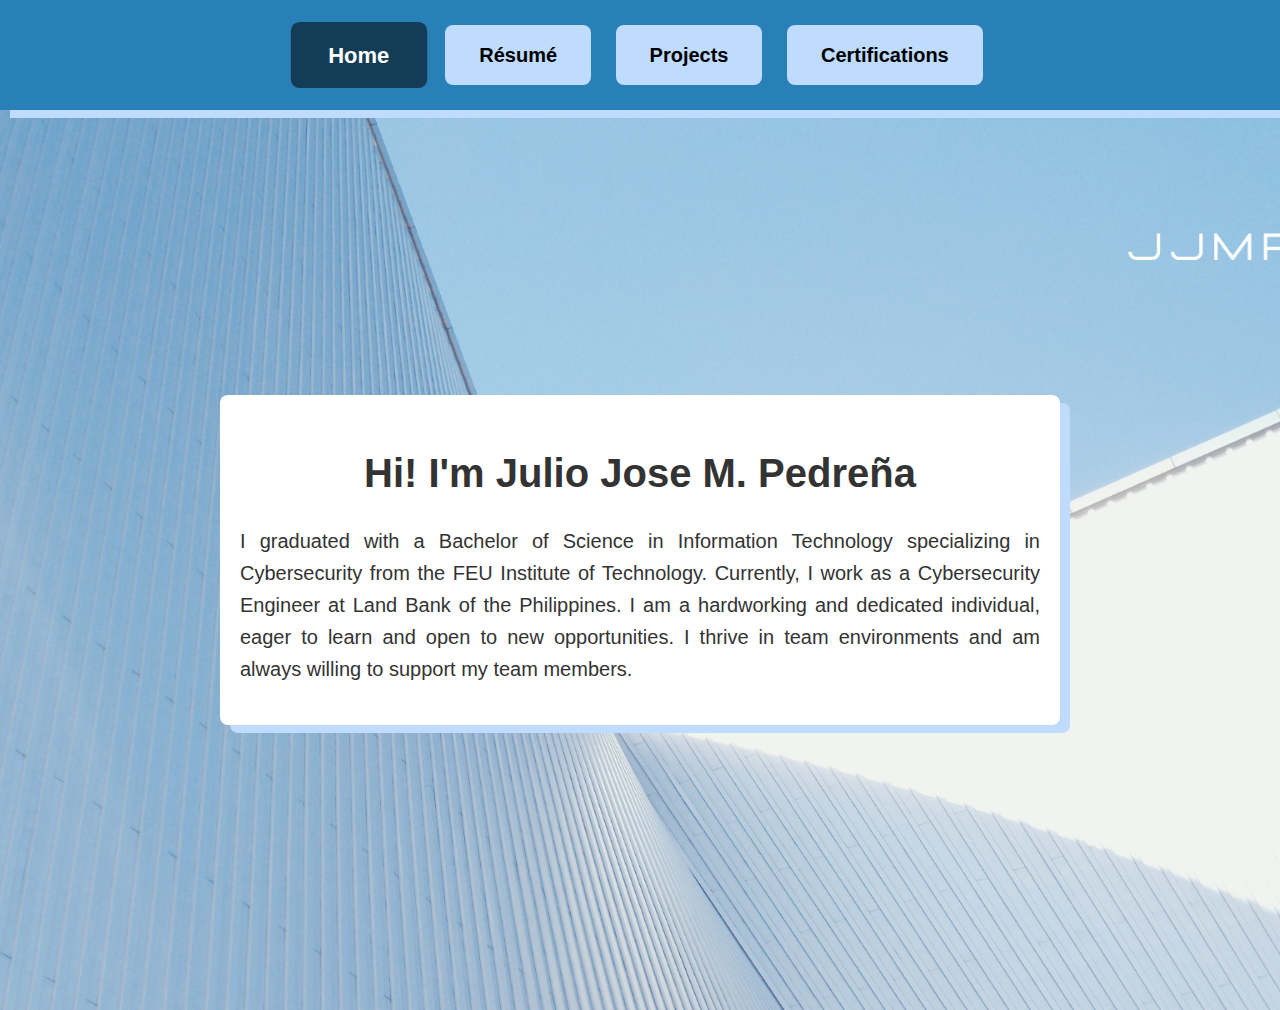
<file: index.html>
<!DOCTYPE HTML>
<html lang="en">
<head>
    <meta charset="UTF-8">
    <title>WD-Pedreña, Julio Jose M. - Midterm Exam</title>
    <link rel="stylesheet" href="./assets/css/style.css">
</head>
<body>
    <header>
        <nav>
            <a href="./index.html" class="active">Home</a>
            <a href="./pages/page1-résumé/index.html">Résumé</a>
            <a href="./pages/page2-projects/index.html">Projects</a>
            <a href="./pages/page3-certifications/index.html">Certifications</a>
        </nav>
    </header>
    <section class="hero">
        <img src="./assets/img/Home BG.png" alt="Hero Image">
        <div class="container">
            <h1>Hi! I'm Julio Jose M. Pedreña</h1>
            <p>
                I graduated with a Bachelor of Science in Information Technology specializing in Cybersecurity from the FEU Institute of Technology. Currently, I work as a Cybersecurity Engineer at Land Bank of the Philippines. I am a hardworking and dedicated individual, eager to learn and open to new opportunities. I thrive in team environments and am always willing to support my team members.
            </p>
        </div>
    </section>
</body>
</html>
</file>
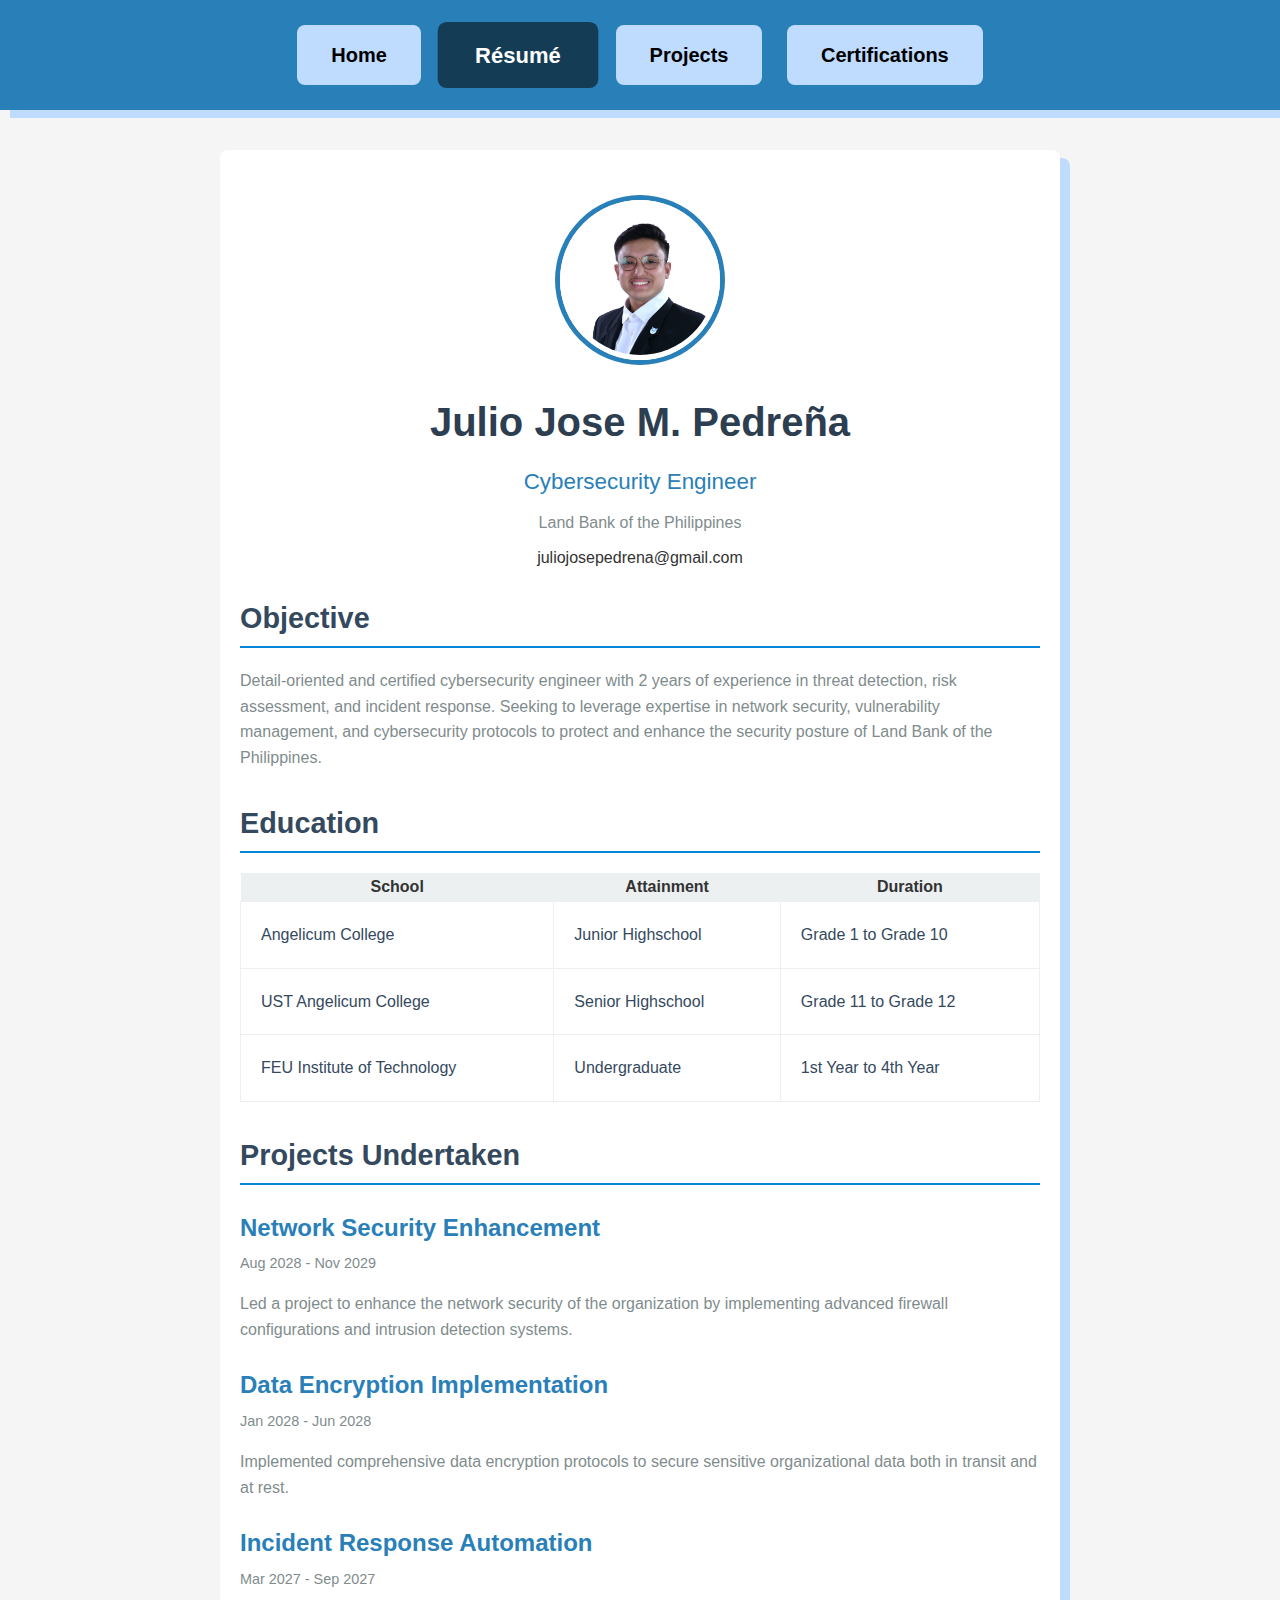
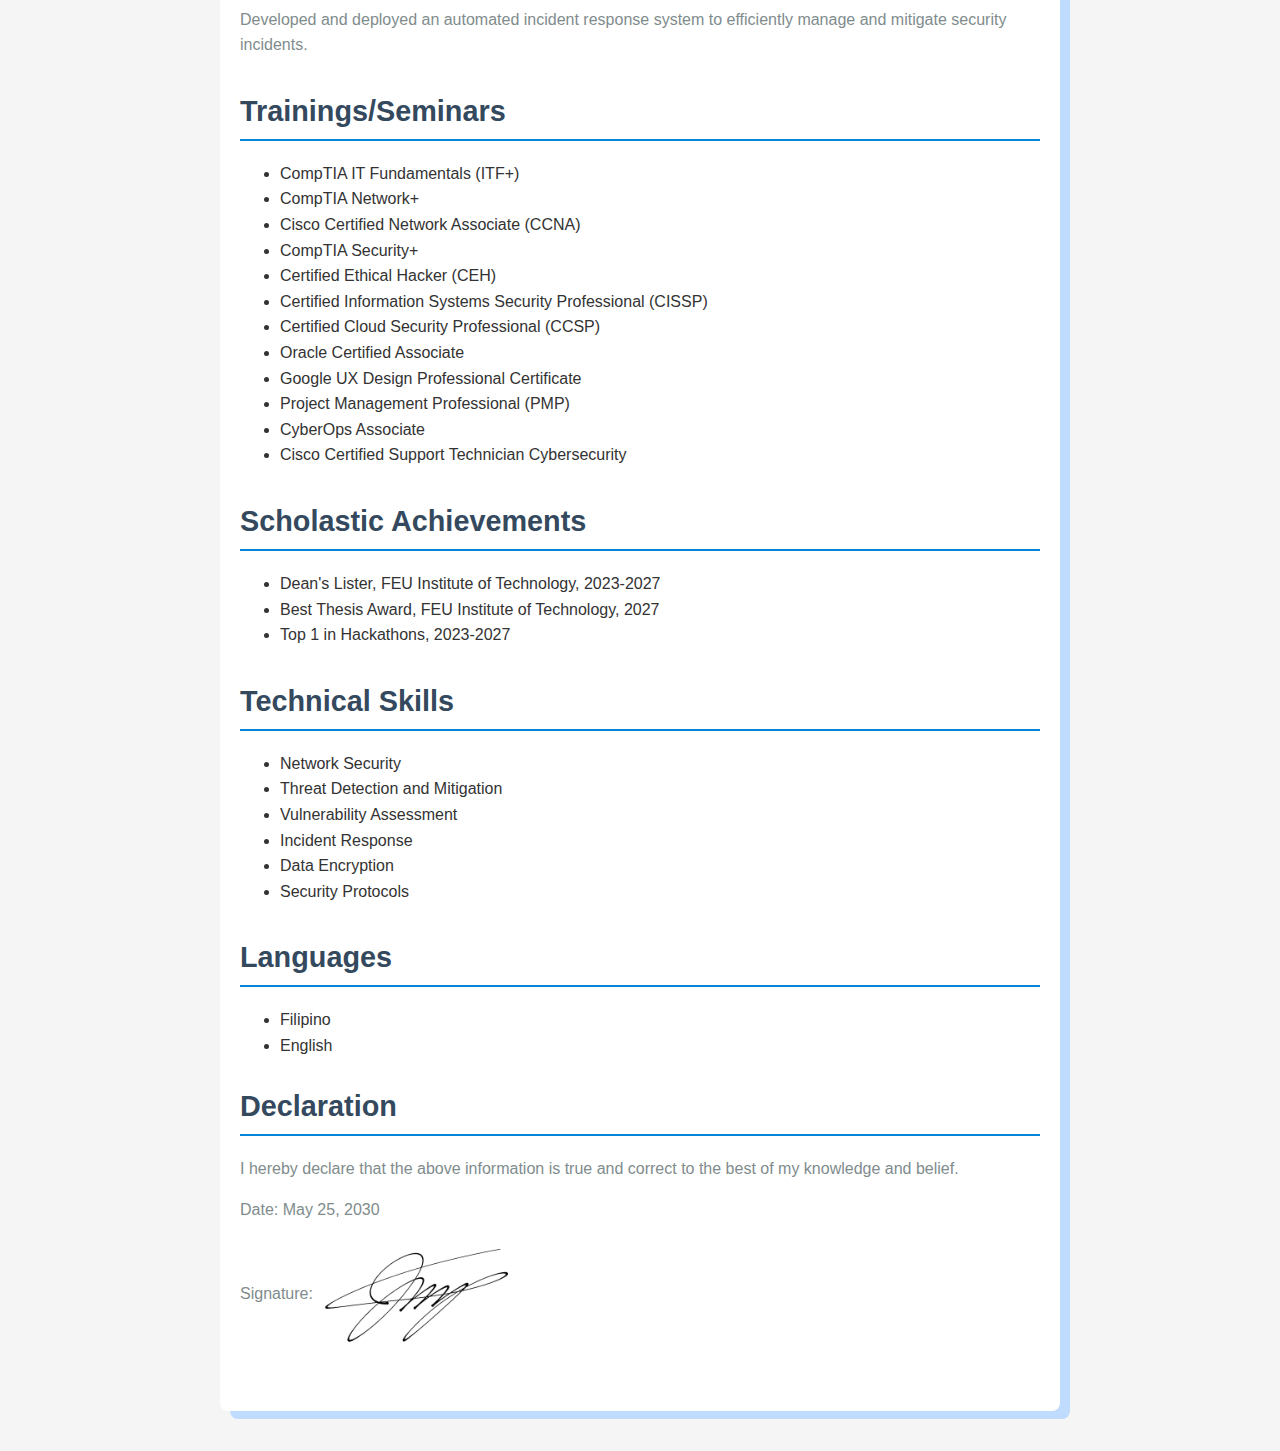
<file: pages/page1-résumé/index.html>
<!DOCTYPE HTML>
<html lang="en-US">
<head>
	<meta charset="UTF-8">
    <title>WD-Pedreña, Julio Jose M. - Midterm Exam</title>
    <link rel="stylesheet" href="./assets/css/style.css">
</head>
<body>
	<header>
		<nav>
            <a href="../../index.html">Home</a>
            <a href="../../pages/page1-résumé/index.html" class="active">Résumé</a>
            <a href="../../pages/page2-projects/index.html">Projects</a>
            <a href="../../pages/page3-certifications/index.html">Certifications</a>
        </nav>
	</header>
<body>
	<div class="container">
	<mheader>
			<picfx>
			<img class="jjpic"src="./assets/img/PEDRENA.png" alt="JJPic">
			</picfx>
		<h1 id="name">
			Julio Jose M. Pedreña
		</h1>

		<div id="designation">
			<span class="title">Cybersecurity Engineer</span>
			<span class="organization">Land Bank of the Philippines</span>
		</div>

		<div class="contact">
			<div class="email">juliojosepedrena@gmail.com</div>
		</div>
	</mheader>

	<div class="content" role="main">
		<section id="objective">
			<h2 class="title">Objective</h2>
			<div class="description">
				<p>
					Detail-oriented and certified cybersecurity engineer with 2 years of experience in threat detection, risk assessment, and incident response. Seeking to leverage expertise in network security, vulnerability management, and cybersecurity protocols to protect and enhance the security posture of Land Bank of the Philippines.
				</p>
			</div> <!-- end description -->
		</section>

		<section id="education">
			<h2 class="title">Education</h2>
			<div class="description">
				<table>
					<thead>
						<tr>
							<th>School</th>
							<th>Attainment</th>
							<th>Duration</th>
						</tr>
					</thead>
					<tbody>
						<tr>
							<td>Angelicum College</td>
							<td>Junior Highschool</td>
							<td>Grade 1 to Grade 10</td>
						</tr>
						<tr>
							<td>UST Angelicum College</td>
							<td>Senior Highschool</td>
							<td>Grade 11 to Grade 12</td>
						</tr>
						<tr>
							<td>FEU Institute of Technology</td>
							<td>Undergraduate</td>
							<td>1st Year to 4th Year</td>
						</tr>
					</tbody>
				</table>
			</div>
		</section>

		<section id="projects">
			<h2 class="title">Projects Undertaken</h2>
			<div class="description">
				<!-- Project 1 -->
				<section class="project">
					<h3 class="title">Network Security Enhancement</h3>
					<div class="meta">
						<date>Aug 2028 - Nov 2029</date>
					</div>
					<p class="description">Led a project to enhance the network security of the organization by implementing advanced firewall configurations and intrusion detection systems.</p>
				</section> <!-- end project 1 description -->

				<!-- Project 2 -->
				<section class="project">
					<h3 class="title">Data Encryption Implementation</h3>
					<div class="meta">
						<date>Jan 2028 - Jun 2028</date>
					</div>
					<p class="description">Implemented comprehensive data encryption protocols to secure sensitive organizational data both in transit and at rest.</p>
				</section> <!-- end project 2 description -->

				<!-- Project 3 -->
				<section class="project">
					<h3 class="title">Incident Response Automation</h3>
					<div class="meta">
						<date>Mar 2027 - Sep 2027</date>
					</div>
					<p class="description">Developed and deployed an automated incident response system to efficiently manage and mitigate security incidents.</p>
				</section> <!-- end project description -->
			</div> <!-- end project 3 description -->
		</section> <!-- end projects -->

		<section id="training-seminars">
			<h2 class="title">Trainings/Seminars</h2>
			<div class="description">
				<ul>
					<li>CompTIA IT Fundamentals (ITF+)</li>
					<li>CompTIA Network+</li>
					<li>Cisco Certified Network Associate (CCNA)</li>
					<li>CompTIA Security+</li>
					<li>Certified Ethical Hacker (CEH)</li>
					<li>Certified Information Systems Security Professional (CISSP)</li>
					<li>Certified Cloud Security Professional (CCSP)</li>
					<li>Oracle Certified Associate</li>
					<li>Google UX Design Professional Certificate</li>
					<li>Project Management Professional (PMP)</li>
					<li>CyberOps Associate</li>
					<li>Cisco Certified Support Technician Cybersecurity</li>
				</ul>
			</div> <!-- end description -->
		</section>

		<section id="achievements">
			<h2 class="title">Scholastic Achievements</h2>
			<div class="description">
				<ul>
					<li>Dean's Lister, FEU Institute of Technology, 2023-2027</li>
					<li>Best Thesis Award, FEU Institute of Technology, 2027</li>
					<li>Top 1 in Hackathons, 2023-2027</li>
				</ul>
			</div> <!-- end description -->
		</section>

		<section id="skills">
			<h2 class="title">Technical Skills</h2>
			<div class="description">
				<ul>
					<li>Network Security</li>
					<li>Threat Detection and Mitigation</li>
					<li>Vulnerability Assessment</li>
					<li>Incident Response</li>
					<li>Data Encryption</li>
					<li>Security Protocols</li>
				</ul>
			</div> <!-- end description -->
		</section>

		<section id="languages">
			<h2 class="title">Languages</h2>
			<div class="description">
				<ul>
					<li>Filipino</li>
					<li>English</li>
				</ul>
			</div> <!-- end description -->

		<section id="declaration">
			<h2 class="title">Declaration</h2>
			<div class="description">
				<p>I hereby declare that the above information is true and correct to the best of my knowledge and belief.</p>
				<p>Date: May 25, 2030</p>
				<p>Signature: <img class="signature" src="./assets/img/JJ SIGNATURE copy.png" alt="Signature"></p>
			</div> <!-- end description -->
		</section>
	</div> <!-- end main content -->
	</div> <!-- end container -->
</body>
</html>
</file>
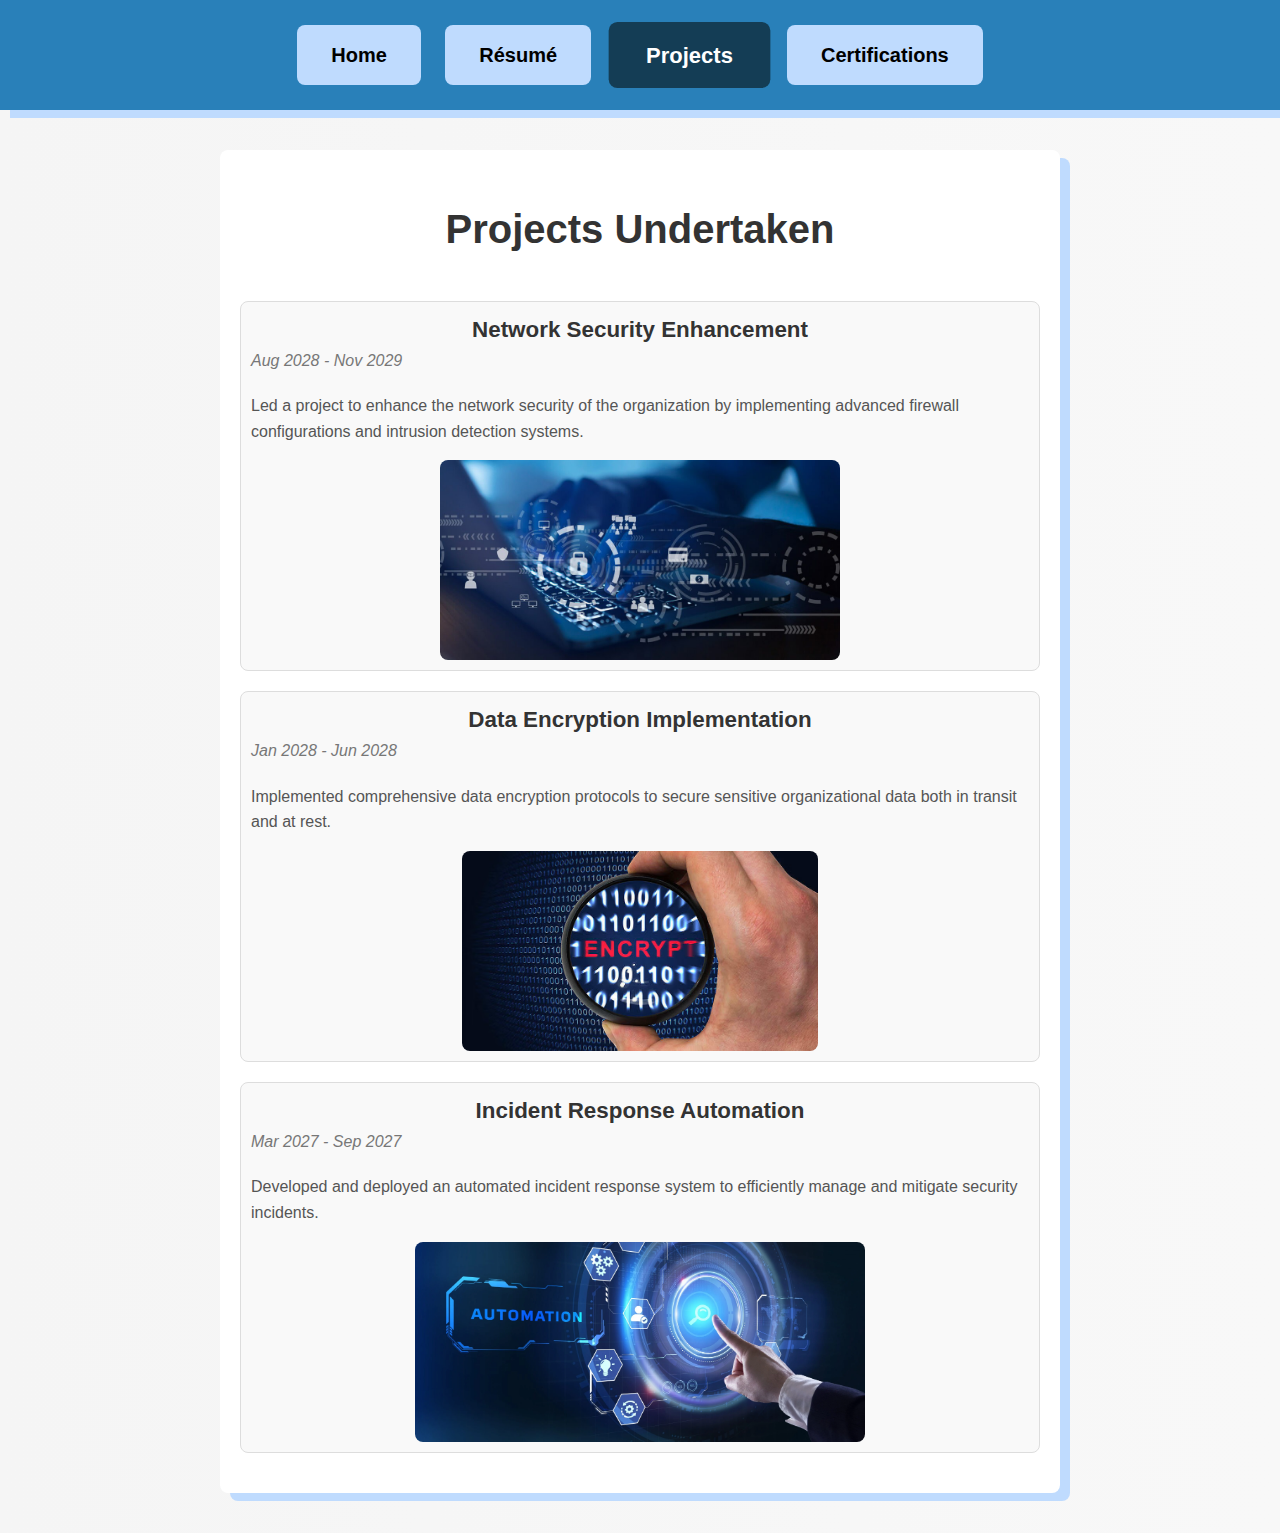
<file: pages/page2-projects/index.html>
<!DOCTYPE HTML>
<html lang="en-US">
<head>
    <meta charset="UTF-8">
    <title>WD-Pedreña, Julio Jose M. - Projects</title>
    <link rel="stylesheet" href="./assets/css/style.css">
</head>
<body>
    <header>
        <nav>
            <a href="../../index.html">Home</a>
            <a href="../../pages/page1-résumé/index.html">Résumé</a>
            <a href="../../pages/page2-projects/index.html" class="active">Projects</a>
            <a href="../../pages/page3-certifications/index.html">Certifications</a>
        </nav>
    </header>

    <div class="container">
        <section id="projects">
            <h1 class="title">Projects Undertaken</h1>
            <div class="description">
                <!-- Project 1 -->
                <article class="project">
                    <div class="project-details">
                        <h3 class="title">Network Security Enhancement</h3>
                        <div class="meta">
                            <time>Aug 2028 - Nov 2029</time>
                        </div>
                        <p class="description">
                            Led a project to enhance the network security of the organization by implementing advanced firewall configurations and intrusion detection systems.
                        </p>
                        <img src="./assets/img/proj1.jpeg" alt="Network Security Enhancement">
                    </div>
                </article> <!-- end project 1 description -->

                <!-- Project 2 -->
                <article class="project">
                    <div class="project-details">
                        <h3 class="title">Data Encryption Implementation</h3>
                        <div class="meta">
                            <time>Jan 2028 - Jun 2028</time>
                        </div>
                        <p class="description">
                            Implemented comprehensive data encryption protocols to secure sensitive organizational data both in transit and at rest.
                        </p>
                        <img src="./assets/img/proj2.avif" alt="Data Encryption Implementation">
                    </div>
                </article> <!-- end project 2 description -->

                <!-- Project 3 -->
                <article class="project">
                    <div class="project-details">
                        <h3 class="title">Incident Response Automation</h3>
                        <div class="meta">
                            <time>Mar 2027 - Sep 2027</time>
                        </div>
                        <p class="description">
                            Developed and deployed an automated incident response system to efficiently manage and mitigate security incidents.
                        </p>
                        <img src="./assets/img/proj3.webp" alt="Incident Response Automation">
                    </div>
                </article> <!-- end project 3 description -->
            </div> <!-- end projects description -->
        </section> <!-- end projects section -->
    </div> <!-- end container -->
</body>
</html>
</file>
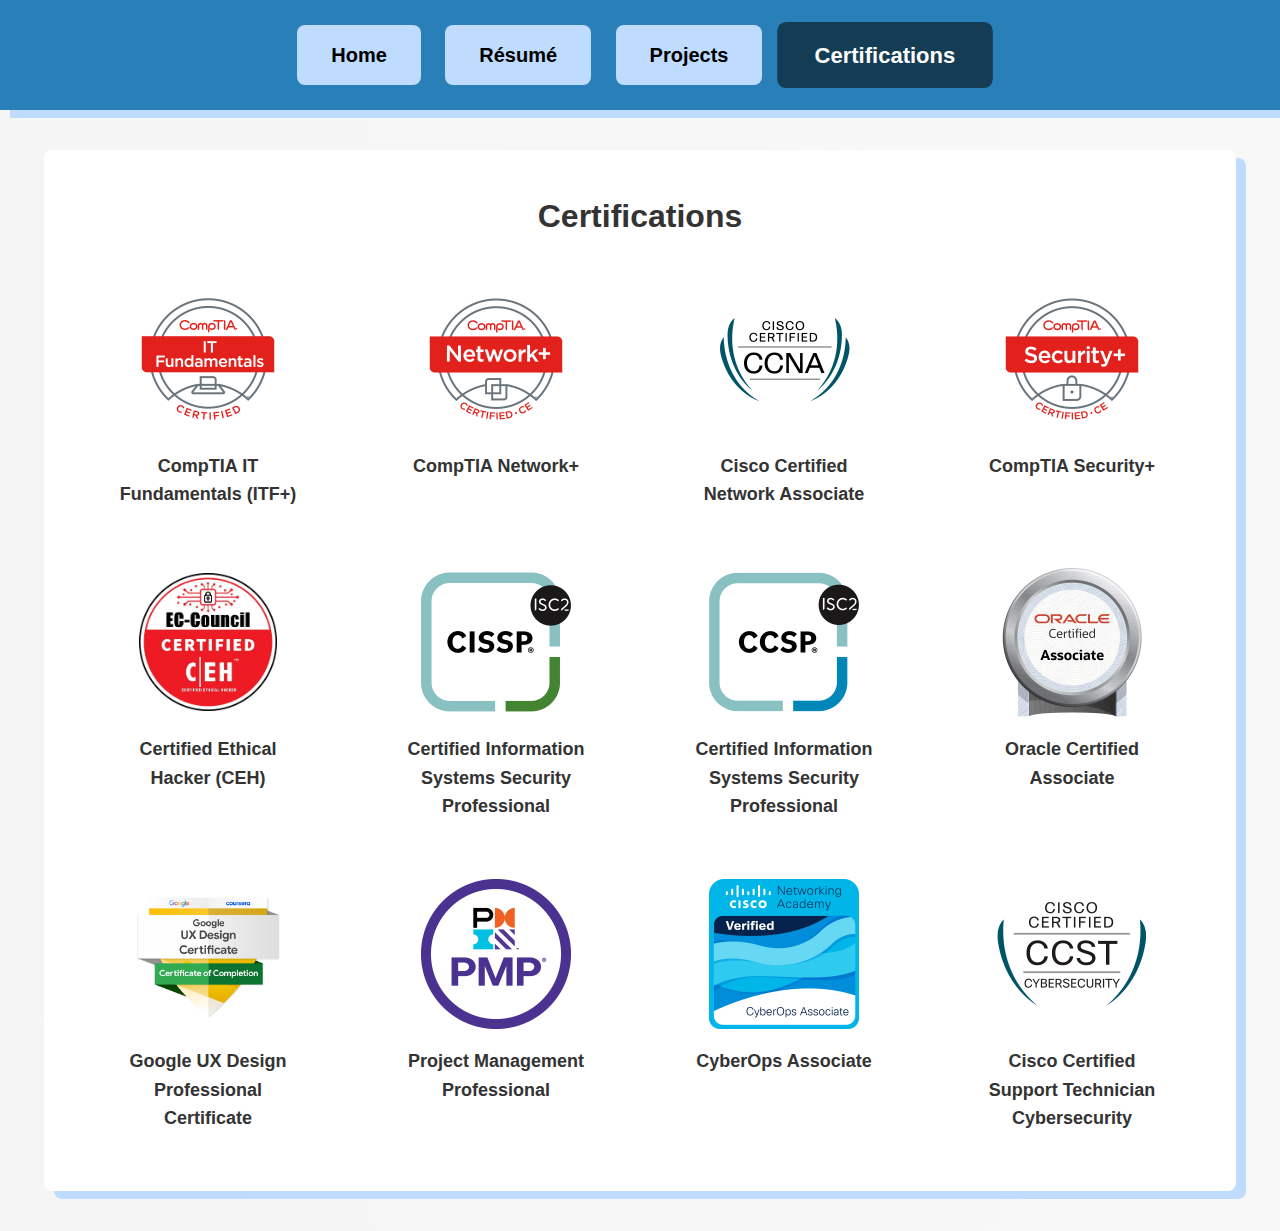
<file: pages/page3-certifications/index.html>
<!DOCTYPE HTML>
<html lang="en-US">
<head>
    <meta charset="UTF-8">
    <title>WD-Pedreña, Julio Jose M. - Certifications</title>
    <link rel="stylesheet" href="./assets/css/style.css">
</head>
<body>
    <header>
        <nav>
            <a href="../../index.html">Home</a>
            <a href="../../pages/page1-résumé/index.html">Résumé</a>
            <a href="../../pages/page2-projects/index.html">Projects</a>
            <a href="../../pages/page3-certifications/index.html" class="active">Certifications</a>
        </nav>
    </header>

    <div class="container">
        <h1>Certifications</h1>
        <div class="certifications">
            <div class="certification">
                <img src="./assets/img/cert1.png" alt="ITF+">
                <p>CompTIA IT Fundamentals (ITF+)</p>
            </div>
            <div class="certification">
                <img src="./assets/img/cert2.png" alt="Network+">
                <p>CompTIA Network+</p>
            </div>
            <div class="certification">
                <img src="./assets/img/cert3.png" alt="CCNA">
                <p>Cisco Certified Network Associate</p>
            </div>
            <div class="certification">
                <img src="./assets/img/cert4.png" alt="Security+">
                <p>CompTIA Security+</p>
            </div>
            <div class="certification">
                <img src="./assets/img/cert5.webp" alt="CEH">
                <p>Certified Ethical Hacker (CEH)</p>
            </div>
            <div class="certification">
                <img src="./assets/img/cert6.png" alt="CISSP">
                <p>Certified Information Systems Security Professional</p>
            </div>
            <div class="certification">
                <img src="./assets/img/cert7.png" alt="CCSP">
                <p>Certified Information Systems Security Professional</p>
            </div>
            <div class="certification">
                <img src="./assets/img/cert8.png" alt="Oracle">
                <p>Oracle Certified Associate</p>
            </div>
            <div class="certification">
                <img src="./assets/img/cert9.png" alt="Google UX">
                <p>Google UX Design Professional Certificate</p>
            </div>
            <div class="certification">
                <img src="./assets/img/cert10.png" alt="PMP">
                <p>Project Management Professional</p>
            </div>
            <div class="certification">
                <img src="./assets/img/cert11.png" alt="CyberOps Associate">
                <p>CyberOps Associate</p>
            </div>
            <div class="certification">
                <img src="./assets/img/cert12.png" alt="CCST">
                <p>Cisco Certified Support Technician Cybersecurity</p>
            </div>
        </div>
    </div> <!-- end container -->
</body>
</html>
</file>
<file: assets/css/style.css>
/* General Styles */

body {
    margin: 0;
    font-family: 'Helvetica Neue', Arial, sans-serif;
    background: linear-gradient(90deg, #f5f5f5 0%, #f8f8f8 100%);
    background-color: #f5f5f5;
    color: #333;
    line-height: 1.6;
}

header {
    background-color: #2980b9;
    padding: 10px 0;
    text-align: center;
    box-shadow: 10px 8px 0px rgb(191 219 254);
}

header nav {
    display: inline-block;
}

header nav a {
    display: inline-block;
    outline: 0;
    border: 0;
    cursor: pointer;
    background: #bfdbfe;
    color: #000;
    border-radius: 8px;
    padding: 14px 34px;
    font-size: 20px;
    font-weight: 700;
    margin: 15px 10px;
    text-decoration: none;
    transition: transform 0.3s ease, background-color 0.3s ease;
}

header nav a:hover {
    transform: scale(1.1);
}

header nav a.active {
    background-color: #143d55;
    transform: scale(1.1);
    color: #fff;
}

section.hero {
    display: flex;
    justify-content: center;
    align-items: center;
    height: 100vh;
    position: relative;
    text-align: center;
    color: #fff;
}

.hero img {
    position: absolute;
    top: 0;
    left: 0;
    width: 100%;
    height: 100%;
    object-fit: cover;
    object-position: center;
    z-index: -1;
}

.hero .container {
    position: relative;
    width: 90%;
    max-width: 800px;
    padding: 20px;
    background-color: #fff;
    box-shadow: 10px 8px 0px rgb(191 219 254);
    border-radius: 8px;
    text-align: left;
    color: #333;
}

.hero h1 {
    font-size: 40px;
    margin-bottom: auto;
    text-align: center;
}

.hero p {
    font-size:20px;
    text-align: justify;
}
</file>
<file: pages/page1-résumé/assets/css/style.css>
/* General Styles */

header {
    background-color: #2980b9;
    padding: 10px 0;
    text-align: center;
}

img.jjpic {
    display:flex;
    border-radius: 60%;
    overflow: hidden;
    width: 150px;
    height: 150px;
    border: 5px solid #fff;
    box-shadow: 0 0 0 5px #2980b9;
    margin: 30px auto 30px;
}
img.signature {
    width: 200px;
    height: auto;
    vertical-align: middle;
}

h1#name {
    font-size: 2.5em;
    margin: 0;
    color: #fff;
}


header {
    background-color: #2980b9;
    padding: 10px 0;
    text-align: center;
    box-shadow: 10px 8px 0px rgb(191 219 254);
}

header nav {
    display: inline-block;
}

header nav a {
    display: inline-block;
    outline: 0;
    border: 0;
    cursor: pointer;
    background: #bfdbfe;
    color: #000;
    border-radius: 8px;
    padding: 14px 34px;
    font-size: 20px;
    font-weight: 700;
    margin: 15px 10px;
    text-decoration: none;
    transition: transform 0.3s ease, background-color 0.3s ease;
}

header nav a:hover {
    transform: scale(1.1);
}

header nav a.active {
    background-color: #143d55;
    color: #fff;
    transform: scale(1.1);
}


body {
    font-family: 'Helvetica Neue', Arial, sans-serif;
    background-image: -moz-linear-gradient(90deg, #f5f5f5 0%, #f8f8f8 100%);
    background-color: #f5f5f5;
    color: #333;
    line-height: 1.6;
    margin: 0;
    padding: 0;
}

.container {
    width: 90%;
    max-width: 800px;
    margin: 40px auto;
    padding: 20px;
    background-color: #fff;
    box-shadow: 10px 8px 0px rgb(191 219 254);
    border-radius: 8px;
}

/* Header Styles */
mheader {
   text-align: center;
   margin-bottom: 30px;
}

mheader h1#name {
   font-size: 2.5em;
   margin: 0;
   color: #2c3e50;
}

mheader #designation {
    margin-top: 10px;
}

mheader #designation .title {
    display: block;
    font-size: 1.4em;
    margin-bottom: 10px;
    color: #2980b9;
}

mheader #designation .organization {
    font-size: 1em;
    color: #7f8c8d;
    margin-bottom: 10px;
}

mheader .contact {
    margin-top: 10px;
}

mheader .contact .email {
    font-size: 1em;
    color: #333;
}

/* Section Styles */
.content {
    margin-bottom: 40px;
}

section {
    margin-bottom: 30px;
}

section h2.title {
    font-size: 1.8em;
    border-bottom: 2px solid #0785d9;
    padding-bottom: 5px;
    margin-bottom: 20px;
    color: #34495e;
}

.description p {
    margin-bottom: 15px;
    color: #7f8c8d;
}

/* Table Styles */
table {
    width: 100%;
    border-collapse: collapse;
    margin-bottom: 20px;
}

table thead {
    background-color: #ecf0f1;
}

table thead td {
    font-weight: bold;
    text-align: center;
    padding: 10px;
    border: 1px solid #bdc3c7;
    color: #34495e;
}

table td {
    padding: 20px;
    border: 1px solid #ecf0f1;
    color: #34495e;
}

/* Project Styles */
.project {
    margin-bottom: 20px;
}

.project .title {
    font-size: 1.5em;
    margin-bottom: 5px;
    color: #2980b9;
}

.project .meta {
    font-size: 0.9em;
    color: #7f8c8d;
}

.project .meta .date {
    float: right;
}

.project .description {
    font-size: 1em;
    color: #7f8c8d;
}
</file>
<file: pages/page2-projects/assets/css/style.css>
/* Header and Nav */

body {
    margin: 0;
    font-family: 'Helvetica Neue', Arial, sans-serif;
    background: linear-gradient(90deg, #f5f5f5 0%, #f8f8f8 100%);
    background-color: #f5f5f5;
    color: #333;
    line-height: 1.6;
}

header {
    background-color: #2980b9;
    padding: 10px 0;
    text-align: center;
    box-shadow: 10px 8px 0px rgb(191 219 254);
}

header nav {
    display: inline-block;
}

header nav a {
    display: inline-block;
    outline: 0;
    border: 0;
    cursor: pointer;
    background: #bfdbfe;
    color: #000;
    border-radius: 8px;
    padding: 14px 34px;
    font-size: 20px;
    font-weight: 700;
    margin: 15px 10px;
    text-decoration: none;
    transition: transform 0.3s ease, background-color 0.3s ease;
}

header nav a:hover {
    transform: scale(1.1);
}

header nav a.active {
    background-color: #143d55;
    transform: scale(1.1);
    color: #fff;
}

/* General Styles for Projects */

.container {
    width: 90%;
    max-width: 800px;
    margin: 40px auto;
    padding: 20px;
    background-color: #fff;
    box-shadow: 10px 8px 0px rgb(191 219 254);
    border-radius: 8px;
}

section#projects {
    margin-top: 20px;
}

section#projects .title {
    font-size: 2.5em;
    text-align: center;
    margin-bottom: 40px;
}

section#projects .description {
    margin-top: 20px;
}

section#projects .project {
    display: flex;
    align-items: center;
    margin-bottom: 20px;
    padding: 10px;
    border: 1px solid #ddd;
    border-radius: 8px;
    background-color: #f9f9f9;
}

section#projects .project img {
    width: auto;
    height: 200px;
    margin-right: 20px;
    border-radius: 8px;
    display: block;
    margin-left: auto;
    margin-right: auto;
}

section#projects .project .project-details {
    flex: 1;
}

section#projects .project .title {
    margin: 0;
    font-size: 1.4em;
    color: #333;
}

section#projects .project .meta {
    font-style: italic;
    color: #777;
    margin-bottom: 10px;
}

section#projects .project .description {
    font-size: 1em;
    color: #555;
    line-height: 1.6;
}
</file>
<file: pages/page3-certifications/assets/css/style.css>
header {
    background-color: #2980b9;
    padding: 10px 0;
    text-align: center;
    box-shadow: 10px 8px 0px rgb(191 219 254);
}

header nav {
    display: inline-block;
}

header nav a {
    display: inline-block;
    outline: 0;
    border: 0;
    cursor: pointer;
    background: #bfdbfe;
    color: #000;
    border-radius: 8px;
    padding: 14px 34px;
    font-size: 20px;
    font-weight: 700;
    margin: 15px 10px;
    text-decoration: none;
    transition: transform 0.3s ease, background-color 0.3s ease;
}

header nav a:hover {
    transform: scale(1.1);
}

header nav a.active {
    background-color: #143d55;
    color: #fff;
    transform: scale(1.1);
}

body {
    margin: 0;
    font-family: 'Helvetica Neue', Arial, sans-serif;
    background: linear-gradient(90deg, #f5f5f5 0%, #f8f8f8 100%);
    background-color: #f5f5f5;
    color: #333;
    line-height: 1.6;
}

.container {
    width: 90%;
    max-width: 1200px;
    margin: 40px auto;
    padding: 20px;
    background-color: #fff;
    box-shadow: 10px 8px 0px rgb(191 219 254);
    border-radius: 8px;
    text-align: center;
}

.certifications {
    display: flex;
    flex-wrap: wrap;
    justify-content: space-around;
}

.certification {
    width: 200px;
    margin: 20px;
    text-align: center;
}

.certification img {
    width: 150px;
    height: 150px;
}

.certification p {
    margin-top: 10px;
    font-size: large;
    font-weight: bold;
    color: #333;
}
</file>
